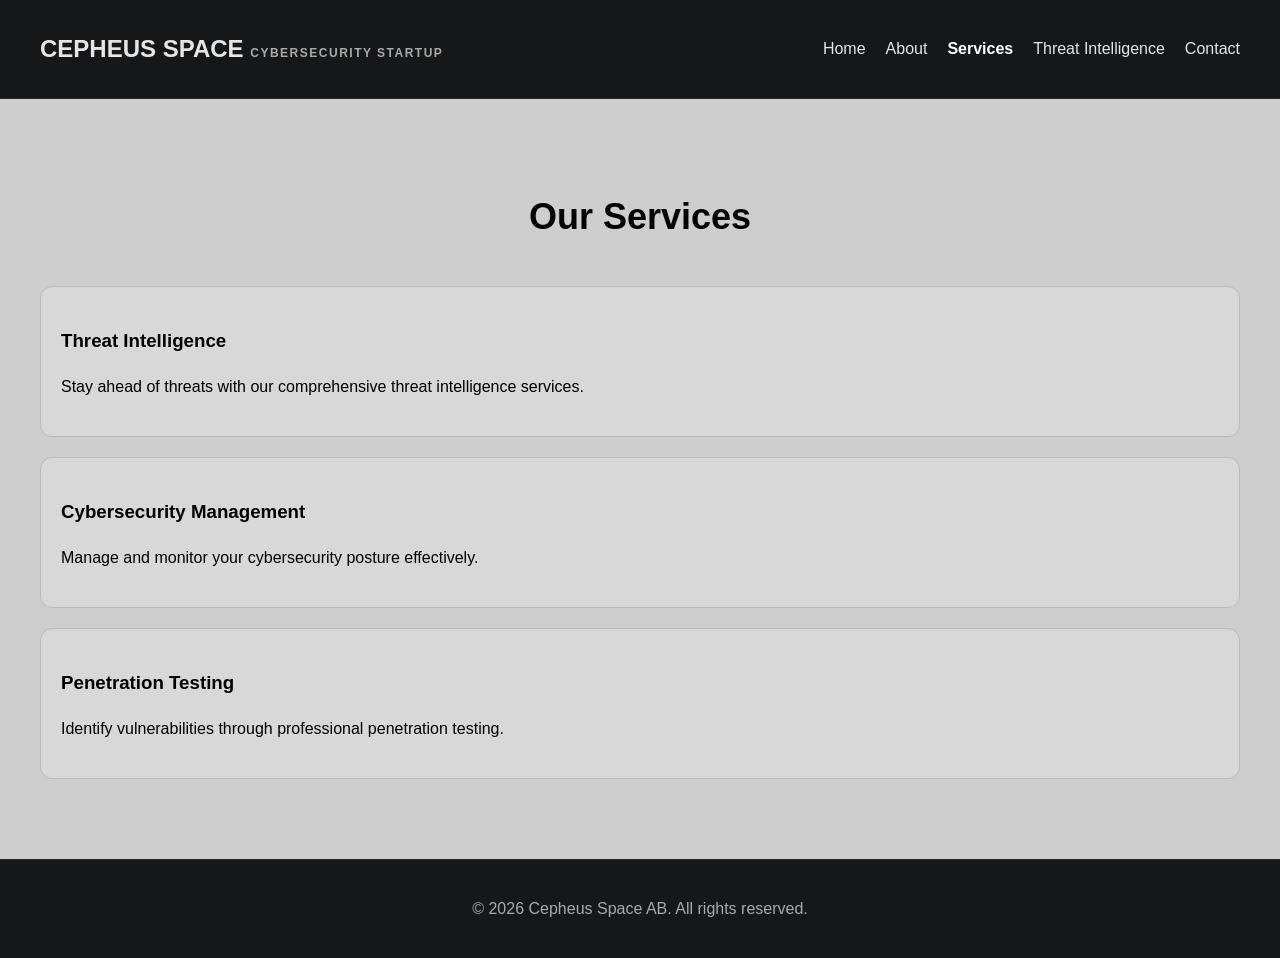
<file: services.html>
<!DOCTYPE html>
<html lang="en">
<head>
  <meta charset="UTF-8">
  <meta name="viewport" content="width=device-width, initial-scale=1.0">
  <title>Services - Cepheus Space</title>
  <link rel="stylesheet" href="css/style.css">
</head>
<body>
  <header>
    <nav class="container">
      <div class="logo">
        CEPHEUS SPACE
        <span>Cybersecurity Startup</span>
      </div>
      <ul>
        <li><a href="index.html">Home</a></li>
        <li><a href="about.html">About</a></li>
        <li><a href="services.html" class="active">Services</a></li>
        <li><a href="threat-intelligence.html">Threat Intelligence</a></li>
        <li><a href="contact.html">Contact</a></li>
      </ul>
    </nav>
  </header>

  <section class="section">
    <div class="container">
      <h2>Our Services</h2>
      <div class="card">
        <h3>Threat Intelligence</h3>
        <p>Stay ahead of threats with our comprehensive threat intelligence services.</p>
      </div>
      <div class="card">
        <h3>Cybersecurity Management</h3>
        <p>Manage and monitor your cybersecurity posture effectively.</p>
      </div>
      <div class="card">
        <h3>Penetration Testing</h3>
        <p>Identify vulnerabilities through professional penetration testing.</p>
      </div>
    </div>
  </section>

  <footer>
    <div class="container">
      <p>&copy; 2026 Cepheus Space AB. All rights reserved.</p>
    </div>
  </footer>
</body>
</html>
</file>
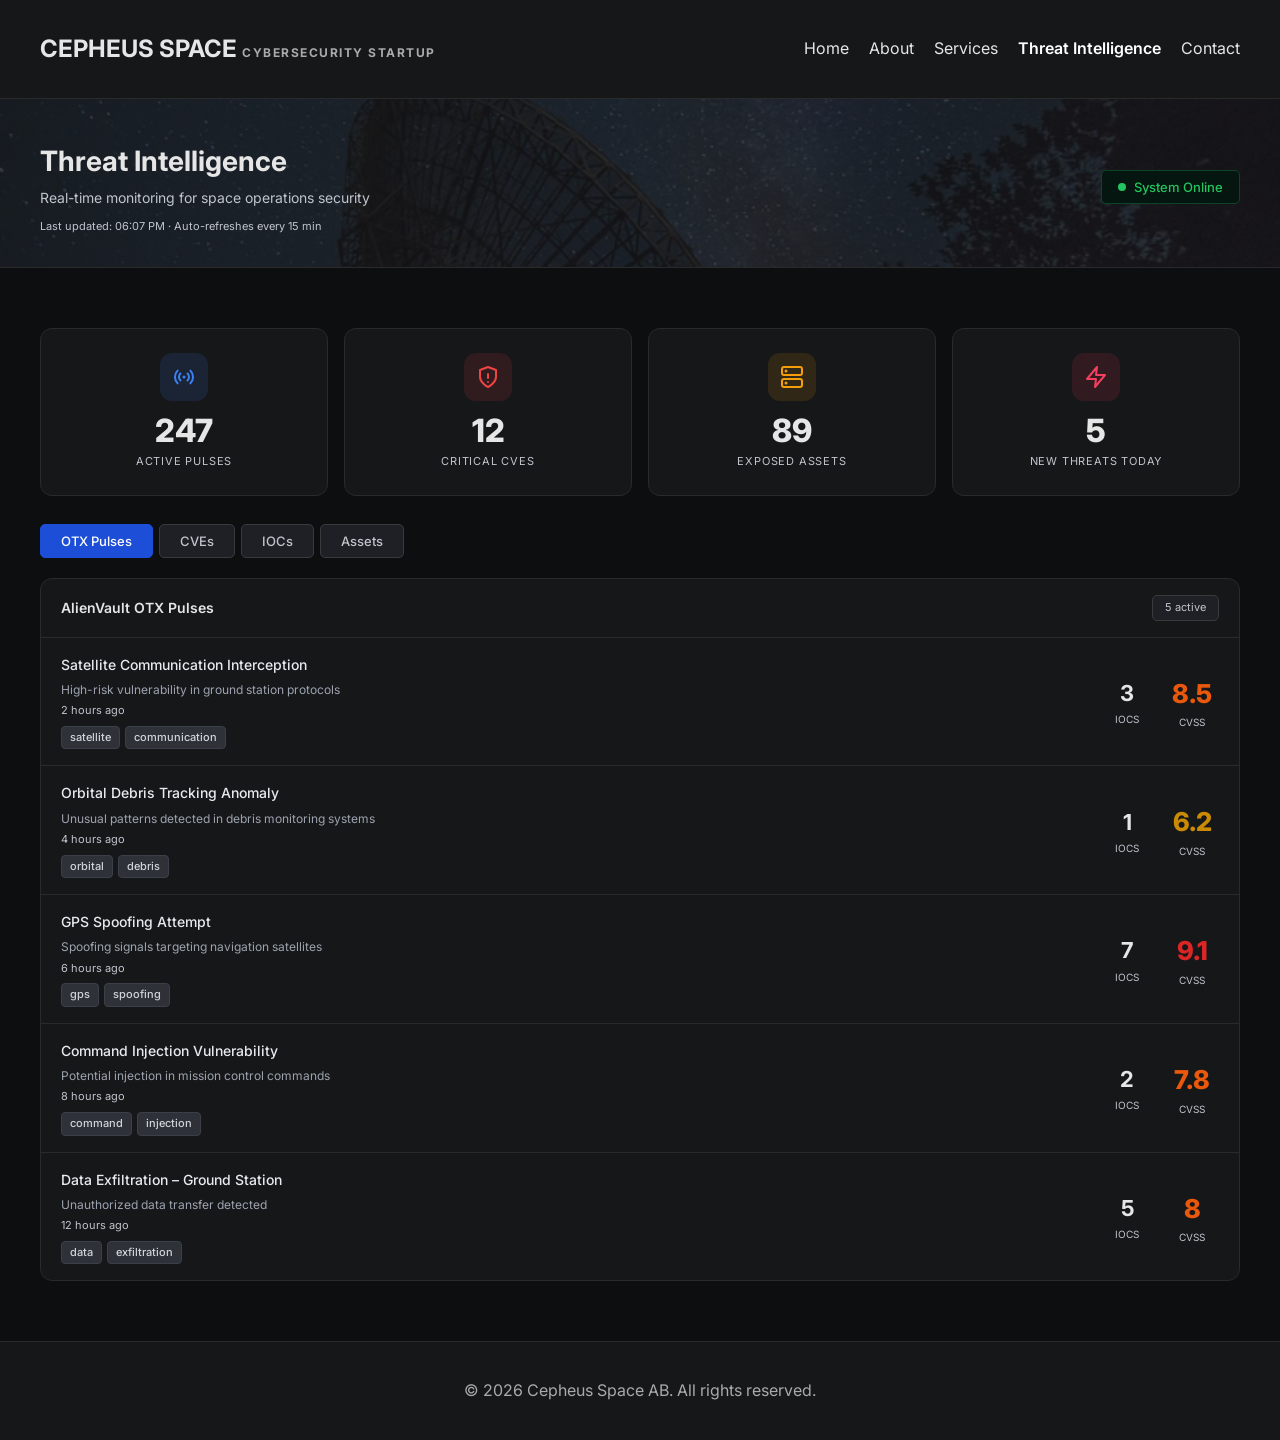
<file: threat-intelligence.html>
<!DOCTYPE html>
<html lang="en">
<head>
  <meta charset="UTF-8">
  <meta name="viewport" content="width=device-width, initial-scale=1.0">
  <title>Threat Intelligence - CEPHEUS SPACE</title>
  <meta name="description" content="Real-time threat intelligence dashboard for space operations. Monitor active pulses, CVEs, IOCs, and exposed assets.">
  <link rel="preconnect" href="https://fonts.googleapis.com">
  <link rel="preconnect" href="https://fonts.gstatic.com" crossorigin>
  <link href="https://fonts.googleapis.com/css2?family=Inter:wght@400;500;600;700;800&display=swap" rel="stylesheet">
  <link rel="stylesheet" href="css/style.css">
  <style>
    /* ── Page header ── */
    .page-hero {
      position: relative;
      background: url('images/space-bg.jpg') no-repeat center center / cover;
      border-bottom: 1px solid #2a2a2a;
      padding: 40px 0 32px;
    }
    .page-hero::before {
      content: '';
      position: absolute;
      inset: 0;
      background: rgba(22, 23, 25, 0.82);
    }
    .page-hero .container {
      position: relative;
      z-index: 1;
    }
    .page-hero-inner {
      display: flex;
      align-items: center;
      justify-content: space-between;
      flex-wrap: wrap;
      gap: 16px;
    }
    .page-hero h1 {
      font-size: 28px;
      font-weight: 700;
      color: #E6E6E6;
      margin: 0 0 4px;
    }
    .page-hero p {
      font-size: 14px;
      color: #c0c4cc;
      margin: 0;
    }
    .status-badge {
      display: inline-flex;
      align-items: center;
      gap: 8px;
      background: #05150f;
      border: 1px solid #0d4428;
      color: #22c55e;
      padding: 6px 16px;
      border-radius: 5px;
      font-size: 13px;
      font-weight: 500;
    }
    .status-dot {
      width: 8px;
      height: 8px;
      background: #22c55e;
      border-radius: 50%;
      animation: pulse 2s infinite;
    }
    @keyframes pulse {
      0%, 100% { opacity: 1; }
      50%       { opacity: 0.3; }
    }
    .refresh-time {
      font-size: 11px;
      color: #c0c4cc;
      margin-top: 8px;
    }

    /* ── Stat cards (extend .card) ── */
    .stats-grid {
      display: grid;
      grid-template-columns: repeat(4, 1fr);
      gap: 16px;
      margin-bottom: 28px;
    }
    @media (max-width: 900px) { .stats-grid { grid-template-columns: repeat(2, 1fr); } }
    @media (max-width: 480px) { .stats-grid { grid-template-columns: 1fr 1fr; } }

    .stat-card {
      background: #161719;
      border: 1px solid #2a2a2a;
      border-radius: 12px;
      padding: 24px 20px;
      text-align: center;
      display: flex;
      flex-direction: column;
      align-items: center;
    }
    .stat-icon {
      width: 48px;
      height: 48px;
      border-radius: 12px;
      display: flex;
      align-items: center;
      justify-content: center;
      margin-bottom: 14px;
    }
    .stat-icon.blue { background: rgba(59,130,246,0.12); }
    .stat-icon.red  { background: rgba(239,68,68,0.12); }
    .stat-icon.amber{ background: rgba(245,158,11,0.12); }
    .stat-icon.rose { background: rgba(244,63,94,0.12); }
    .stat-value { font-size: 32px; font-weight: 800; color: #E6E6E6; line-height: 1; }
    .stat-label { font-size: 11px; color: #c0c4cc; margin-top: 6px; text-transform: uppercase; letter-spacing: 0.8px; }

    /* ── Tabs ── */
    .tab-bar {
      display: flex;
      gap: 6px;
      margin-bottom: 20px;
      flex-wrap: wrap;
    }
    .tab-btn {
      padding: 8px 20px;
      border: 1px solid #3a3a3a;
      border-radius: 5px;
      cursor: pointer;
      font-size: 13px;
      font-weight: 500;
      color: #c0c4cc;
      background: #1e2025;
      transition: all 0.2s;
      font-family: inherit;
    }
    .tab-btn:hover:not(.active) {
      color: #ffffff;
      border-color: #6b7280;
      background: #252830;
    }
    .tab-btn.active {
      background: #1d4ed8;
      border-color: #1d4ed8;
      color: #fff;
    }

    /* ── Panel (extends .card) ── */
    .panel {
      background: #161719;
      border: 1px solid #2a2a2a;
      border-radius: 12px;
      overflow: hidden;
    }
    .panel-header {
      padding: 16px 20px;
      border-bottom: 1px solid #2a2a2a;
      display: flex;
      justify-content: space-between;
      align-items: center;
      flex-wrap: wrap;
      gap: 8px;
    }
    .panel-title {
      font-weight: 600;
      color: #E6E6E6;
      font-size: 14px;
    }
    .panel-count {
      font-size: 11px;
      color: #c0c4cc;
      background: #1e2025;
      padding: 3px 12px;
      border-radius: 5px;
      border: 1px solid #3a3a3a;
    }

    /* ── Rows ── */
    .item-row {
      padding: 16px 20px;
      border-bottom: 1px solid #2a2a2a;
      display: flex;
      align-items: center;
      gap: 16px;
      flex-wrap: wrap;
      transition: background 0.15s;
    }
    .item-row:last-child { border-bottom: none; }
    .item-row:hover { background: #1e2025; }
    .item-main { flex: 1; min-width: 180px; }
    .item-title { font-weight: 500; font-size: 14px; color: #e8eaed; margin-bottom: 4px; }
    .item-sub   { font-size: 12px; color: #9ca3af; margin-bottom: 3px; }
    .item-meta  { font-size: 11px; color: #c0c4cc; }

    /* ── Tags ── */
    .tags {
      display: flex;
      gap: 5px;
      flex-wrap: wrap;
      margin-top: 6px;
    }
    .tag {
      font-size: 11px;
      background: #2e3138;
      color: #d1d5db;
      padding: 2px 8px;
      border-radius: 4px;
      font-weight: 500;
      border: 1px solid #3a3f4a;
    }

    /* ── Severity badge ── */
    .badge {
      padding: 4px 12px;
      border-radius: 5px;
      font-size: 11px;
      font-weight: 700;
      text-transform: uppercase;
      letter-spacing: 0.5px;
      white-space: nowrap;
    }

    /* ── IOC / CVSS ── */
    .ioc-block  { text-align: center; min-width: 44px; }
    .ioc-val    { font-size: 22px; font-weight: 700; color: #E6E6E6; }
    .ioc-lbl    { font-size: 10px; color: #c0c4cc; text-transform: uppercase; }
    .cvss-block { text-align: center; min-width: 54px; }
    .cvss-val   { font-size: 26px; font-weight: 800; }
    .cvss-lbl   { font-size: 10px; color: #c0c4cc; text-transform: uppercase; }

    /* ── Mono ── */
    .mono { font-family: 'Courier New', monospace; font-size: 13px; }

    /* ── Loading ── */
    .loader {
      text-align: center;
      padding: 48px;
      color: #c0c4cc;
      font-size: 14px;
    }

    /* ── Dark page background ── */
    body { background: #0d0e10; }
    .section { background: #0d0e10; }
  </style>
</head>
<body>

  <!-- Header — matches services.html pattern -->
  <header>
    <nav class="container">
      <div class="logo">
        CEPHEUS SPACE
        <span>Cybersecurity Startup</span>
      </div>
      <ul>
        <li><a href="index.html">Home</a></li>
        <li><a href="about.html">About</a></li>
        <li><a href="services.html">Services</a></li>
        <li><a href="threat-intelligence.html" class="active">Threat Intelligence</a></li>
        <li><a href="contact.html">Contact</a></li>
      </ul>
    </nav>
  </header>

  <!-- Page hero -->
  <div class="page-hero">
    <div class="container">
      <div class="page-hero-inner">
        <div>
          <h1>Threat Intelligence</h1>
          <p>Real-time monitoring for space operations security</p>
          <div class="refresh-time" id="refresh-label">Last updated: Loading...</div>
        </div>
        <div class="status-badge">
          <div class="status-dot"></div>
          System Online
        </div>
      </div>
    </div>
  </div>

  <!-- Dashboard content -->
  <section class="section">
    <div class="container">

      <!-- Stat cards -->
      <div class="stats-grid">
        <div class="stat-card">
          <div class="stat-icon blue">
            <svg width="24" height="24" viewBox="0 0 24 24" fill="none" stroke="#3b82f6" stroke-width="2" stroke-linecap="round" stroke-linejoin="round">
              <path d="M5.636 18.364a9 9 0 0 1 0-12.728"/><path d="M18.364 5.636a9 9 0 0 1 0 12.728"/>
              <path d="M8.464 15.536a5 5 0 0 1 0-7.072"/><path d="M15.536 8.464a5 5 0 0 1 0 7.072"/>
              <circle cx="12" cy="12" r="1.5" fill="#3b82f6" stroke="none"/>
            </svg>
          </div>
          <div class="stat-value" id="stat-pulses">—</div>
          <div class="stat-label">Active Pulses</div>
        </div>
        <div class="stat-card">
          <div class="stat-icon red">
            <svg width="24" height="24" viewBox="0 0 24 24" fill="none" stroke="#ef4444" stroke-width="2" stroke-linecap="round" stroke-linejoin="round">
              <path d="M12 22s8-4 8-10V5l-8-3-8 3v7c0 6 8 10 8 10"/>
              <line x1="12" y1="9" x2="12" y2="13"/><line x1="12" y1="17" x2="12.01" y2="17"/>
            </svg>
          </div>
          <div class="stat-value" id="stat-cves">—</div>
          <div class="stat-label">Critical CVEs</div>
        </div>
        <div class="stat-card">
          <div class="stat-icon amber">
            <svg width="24" height="24" viewBox="0 0 24 24" fill="none" stroke="#f59e0b" stroke-width="2" stroke-linecap="round" stroke-linejoin="round">
              <rect x="2" y="2" width="20" height="8" rx="2"/><rect x="2" y="14" width="20" height="8" rx="2"/>
              <line x1="6" y1="6" x2="6.01" y2="6" stroke-width="3"/><line x1="6" y1="18" x2="6.01" y2="18" stroke-width="3"/>
            </svg>
          </div>
          <div class="stat-value" id="stat-assets">—</div>
          <div class="stat-label">Exposed Assets</div>
        </div>
        <div class="stat-card">
          <div class="stat-icon rose">
            <svg width="24" height="24" viewBox="0 0 24 24" fill="none" stroke="#f43f5e" stroke-width="2" stroke-linecap="round" stroke-linejoin="round">
              <polygon points="13 2 3 14 12 14 11 22 21 10 12 10 13 2"/>
            </svg>
          </div>
          <div class="stat-value" id="stat-new">—</div>
          <div class="stat-label">New Threats Today</div>
        </div>
      </div>

      <!-- Tabs -->
      <div class="tab-bar">
        <button class="tab-btn active" onclick="showTab('otx')">OTX Pulses</button>
        <button class="tab-btn" onclick="showTab('cve')">CVEs</button>
        <button class="tab-btn" onclick="showTab('ioc')">IOCs</button>
        <button class="tab-btn" onclick="showTab('assets')">Assets</button>
      </div>

      <!-- Panels -->
      <div id="panel-otx"    class="panel"></div>
      <div id="panel-cve"    class="panel" style="display:none"></div>
      <div id="panel-ioc"    class="panel" style="display:none"></div>
      <div id="panel-assets" class="panel" style="display:none"></div>

    </div>
  </section>

  <!-- Footer — matches site pattern -->
  <footer>
    <div class="container">
      <p>&copy; 2026 Cepheus Space AB. All rights reserved.</p>
    </div>
  </footer>

  <script>
  // ═══════════════════════════════════
  //  CONFIG
  // ═══════════════════════════════════
  const CONFIG = {
    USE_MOCK_DATA: true,
    API_BASE_URL:  'https://api.cepheus.space',
    REFRESH_MS:    900000,
  };

  // ═══════════════════════════════════
  //  MOCK DATA
  // ═══════════════════════════════════
  const MOCK = {
    summary: { active_pulses: 247, critical_cves: 12, exposed_assets: 89, new_threats_today: 5 },
    otx: [
      { title: 'Satellite Communication Interception', sub: 'High-risk vulnerability in ground station protocols',      meta: '2 hours ago',  tags: ['satellite','communication'], ioc: 3, cvss: 8.5 },
      { title: 'Orbital Debris Tracking Anomaly',      sub: 'Unusual patterns detected in debris monitoring systems',   meta: '4 hours ago',  tags: ['orbital','debris'],         ioc: 1, cvss: 6.2 },
      { title: 'GPS Spoofing Attempt',                 sub: 'Spoofing signals targeting navigation satellites',          meta: '6 hours ago',  tags: ['gps','spoofing'],           ioc: 7, cvss: 9.1 },
      { title: 'Command Injection Vulnerability',      sub: 'Potential injection in mission control commands',           meta: '8 hours ago',  tags: ['command','injection'],      ioc: 2, cvss: 7.8 },
      { title: 'Data Exfiltration – Ground Station',  sub: 'Unauthorized data transfer detected',                      meta: '12 hours ago', tags: ['data','exfiltration'],      ioc: 5, cvss: 8.0 },
    ],
    cve: [
      { title: 'CVE-2026-001', sub: 'Buffer overflow in satellite firmware',          meta: '2026-01-15', tags: ['firmware','buffer'],      cvss: 9.8 },
      { title: 'CVE-2026-002', sub: 'Weak encryption in communication protocols',     meta: '2026-01-10', tags: ['encryption','protocol'],  cvss: 8.7 },
      { title: 'CVE-2026-003', sub: 'SQL injection in ground station database',       meta: '2026-01-08', tags: ['sql','injection'],         cvss: 9.1 },
      { title: 'CVE-2026-004', sub: 'Cross-site scripting in web interface',          meta: '2026-01-05', tags: ['xss','web'],               cvss: 7.4 },
      { title: 'CVE-2026-005', sub: 'Privilege escalation in admin panel',            meta: '2026-01-03', tags: ['privilege','escalation'],  cvss: 8.2 },
    ],
    ioc: [
      { type: 'IP',     value: '192.168.1.100',                                                                   meta: 'Suspicious login attempts', tags: ['ip','login']        },
      { type: 'Domain', value: 'malicious.satellite.net',                                                         meta: 'Phishing domain',           tags: ['domain','phishing'] },
      { type: 'Hash',   value: 'a665a45920422f9d417e4867efdc4fb8a04a1f3fff1fa07e998e86f7f7a27ae3', meta: 'Malware sample',           tags: ['hash','malware']    },
      { type: 'URL',    value: 'http://evil.com/payload',                                                         meta: 'Malicious download link',   tags: ['url','download']    },
      { type: 'Email',  value: 'attacker@badguy.com',                                                             meta: 'Spam campaign',             tags: ['email','spam']      },
    ],
    assets: [
      { name: 'Satellite Alpha-1',       status: 'exposed',    meta: 'Port 22 open',             tags: ['satellite','ssh']       },
      { name: 'Ground Station Beta',     status: 'vulnerable', meta: 'Outdated firmware',        tags: ['ground','firmware']     },
      { name: 'Mission Control Gamma',   status: 'monitored',  meta: 'Active threats detected',  tags: ['mission','control']     },
      { name: 'Communication Hub Delta', status: 'secure',     meta: 'All systems green',        tags: ['communication','hub']   },
      { name: 'Orbital Platform Epsilon',status: 'warning',    meta: 'Potential breach detected',tags: ['orbital','platform']    },
    ],
  };

  // ═══════════════════════════════════
  //  HELPERS
  // ═══════════════════════════════════
  async function load(endpoint) {
    if (CONFIG.USE_MOCK_DATA)
      return new Promise(r => setTimeout(() => r(MOCK[endpoint]), 400));
    const res = await fetch(`${CONFIG.API_BASE_URL}/${endpoint}`);
    return res.json();
  }

  function cvssColor(score) {
    if (score >= 9) return '#dc2626';
    if (score >= 7) return '#ea580c';
    if (score >= 4) return '#ca8a04';
    return '#16a34a';
  }

  function assetColor(status) {
    return { exposed: '#dc2626', vulnerable: '#ea580c', warning: '#ca8a04', secure: '#16a34a', monitored: '#6b7280' }[status] ?? '#6b7280';
  }

  function tagsHtml(tags) {
    return `<div class="tags">${tags.map(t => `<span class="tag">${t}</span>`).join('')}</div>`;
  }

  // ═══════════════════════════════════
  //  RENDERERS
  // ═══════════════════════════════════
  function renderOTX(data) {
    document.getElementById('panel-otx').innerHTML = `
      <div class="panel-header">
        <span class="panel-title">AlienVault OTX Pulses</span>
        <span class="panel-count">${data.length} active</span>
      </div>
      ${data.map(d => `
        <div class="item-row">
          <div class="item-main">
            <div class="item-title">${d.title}</div>
            <div class="item-sub">${d.sub}</div>
            <div class="item-meta">${d.meta}</div>
            ${tagsHtml(d.tags)}
          </div>
          <div class="ioc-block">
            <div class="ioc-val">${d.ioc}</div>
            <div class="ioc-lbl">IOCs</div>
          </div>
          <div class="cvss-block">
            <div class="cvss-val" style="color:${cvssColor(d.cvss)}">${d.cvss}</div>
            <div class="cvss-lbl">CVSS</div>
          </div>
        </div>`).join('')}`;
  }

  function renderCVE(data) {
    document.getElementById('panel-cve').innerHTML = `
      <div class="panel-header">
        <span class="panel-title">Critical CVEs</span>
        <span class="panel-count">${data.length} found</span>
      </div>
      ${data.map(d => `
        <div class="item-row">
          <div class="item-main">
            <div class="item-title">${d.title}</div>
            <div class="item-sub">${d.sub}</div>
            <div class="item-meta">${d.meta}</div>
            ${tagsHtml(d.tags)}
          </div>
          <div class="cvss-block">
            <div class="cvss-val" style="color:${cvssColor(d.cvss)}">${d.cvss}</div>
            <div class="cvss-lbl">CVSS</div>
          </div>
        </div>`).join('')}`;
  }

  function renderIOC(data) {
    document.getElementById('panel-ioc').innerHTML = `
      <div class="panel-header">
        <span class="panel-title">Indicators of Compromise</span>
        <span class="panel-count">${data.length} detected</span>
      </div>
      ${data.map(d => `
        <div class="item-row">
          <div class="item-main">
            <div class="item-title mono">${d.value}</div>
            <div class="item-sub">${d.meta}</div>
            ${tagsHtml(d.tags)}
          </div>
          <span class="badge" style="background:${cvssColor(7)};color:#fff">${d.type}</span>
        </div>`).join('')}`;
  }

  function renderAssets(data) {
    document.getElementById('panel-assets').innerHTML = `
      <div class="panel-header">
        <span class="panel-title">Exposed Assets</span>
        <span class="panel-count">${data.length} monitored</span>
      </div>
      ${data.map(d => `
        <div class="item-row">
          <div class="item-main">
            <div class="item-title">${d.name}</div>
            <div class="item-sub">${d.meta}</div>
            ${tagsHtml(d.tags)}
          </div>
          <span class="badge" style="background:${assetColor(d.status)};color:#fff">${d.status}</span>
        </div>`).join('')}`;
  }

  // ═══════════════════════════════════
  //  TAB SWITCHING
  // ═══════════════════════════════════
  let currentTab = 'otx';
  const renderers = { otx: renderOTX, cve: renderCVE, ioc: renderIOC, assets: renderAssets };

  function showTab(tab) {
    document.querySelectorAll('.tab-btn').forEach(b => b.classList.remove('active'));
    document.querySelector(`[onclick="showTab('${tab}')"]`).classList.add('active');
    document.querySelectorAll('.panel').forEach(p => p.style.display = 'none');
    document.getElementById(`panel-${tab}`).style.display = 'block';
    currentTab = tab;
    load(tab)
      .then(data => renderers[tab](data))
      .catch(() => { document.getElementById(`panel-${tab}`).innerHTML = '<div class="loader">Failed to load data.</div>'; });
  }

  // ═══════════════════════════════════
  //  INIT
  // ═══════════════════════════════════
  async function init() {
    try {
      const s = await load('summary');
      document.getElementById('stat-pulses').textContent = s.active_pulses     ?? '—';
      document.getElementById('stat-cves').textContent   = s.critical_cves     ?? '—';
      document.getElementById('stat-assets').textContent = s.exposed_assets    ?? '—';
      document.getElementById('stat-new').textContent    = s.new_threats_today ?? '—';
    } catch (_) {}

    showTab('otx');

    const label = document.getElementById('refresh-label');
    const stamp = () => 'Last updated: ' +
      new Date().toLocaleTimeString([], { hour: '2-digit', minute: '2-digit' }) +
      ' · Auto-refreshes every 15 min';

    label.textContent = stamp();
    setInterval(() => { showTab(currentTab); label.textContent = stamp(); }, CONFIG.REFRESH_MS);
  }

  document.addEventListener('DOMContentLoaded', init);
  </script>
</body>
</html>
</file>
<file: css/style.css>
/* Base styles for Cepheus Space website */
body {
  font-family: 'Inter', 'Segoe UI', sans-serif;
  background: #CECECE;
  color: #000000;
  margin: 0;
  padding: 0;
  line-height: 1.6;
}

.container {
  max-width: 1200px;
  margin: 0 auto;
  padding: 0 20px;
}

header {
  background: #161719;
  border-bottom: 1px solid #2a2a2a;
  padding: 20px 0;
}

nav {
  display: flex;
  justify-content: space-between;
  align-items: center;
}

.logo {
  font-size: 24px;
  font-weight: 700;
  color: #E6E6E6;
}

.logo span {
  font-size: 12px;
  color: #aaaaaa;
  text-transform: uppercase;
  letter-spacing: 1.5px;
}

nav ul {
  list-style: none;
  display: flex;
  gap: 20px;
}

nav a {
  color: #E6E6E6;
  text-decoration: none;
  transition: color 0.3s;
}

nav a:hover {
  color: #ffffff;
}

nav a.active {
  color: #ffffff;
  font-weight: 600;
}

.hero {
  text-align: center;
  padding: 100px 0;
  background: url('images/space-bg.jpg') no-repeat center center/cover;
}

.hero h1 {
  font-size: 48px;
  margin-bottom: 20px;
  color: #E6E6E6;
}

.hero p {
  font-size: 20px;
  margin-bottom: 30px;
  color: #E6E6E6;
}

.btn {
  background: #161719;
  color: #E6E6E6;
  padding: 10px 20px;
  border: 1px solid #E6E6E6;
  border-radius: 5px;
  cursor: pointer;
  text-decoration: none;
  display: inline-block;
}

.btn:hover {
  background: #2a2a2a;
}

.section {
  padding: 60px 0;
  background: #CECECE;
}

.section h2 {
  text-align: center;
  font-size: 36px;
  margin-bottom: 40px;
  color: #000000;
}

.card {
  background: #D8D8D8;
  border: 1px solid #bbbbbb;
  border-radius: 12px;
  padding: 20px;
  margin-bottom: 20px;
}

.card h3 {
  color: #000000;
}

footer {
  background: #161719;
  text-align: center;
  padding: 20px 0;
  border-top: 1px solid #2a2a2a;
}

footer p {
  color: #aaaaaa;
}
</file>
